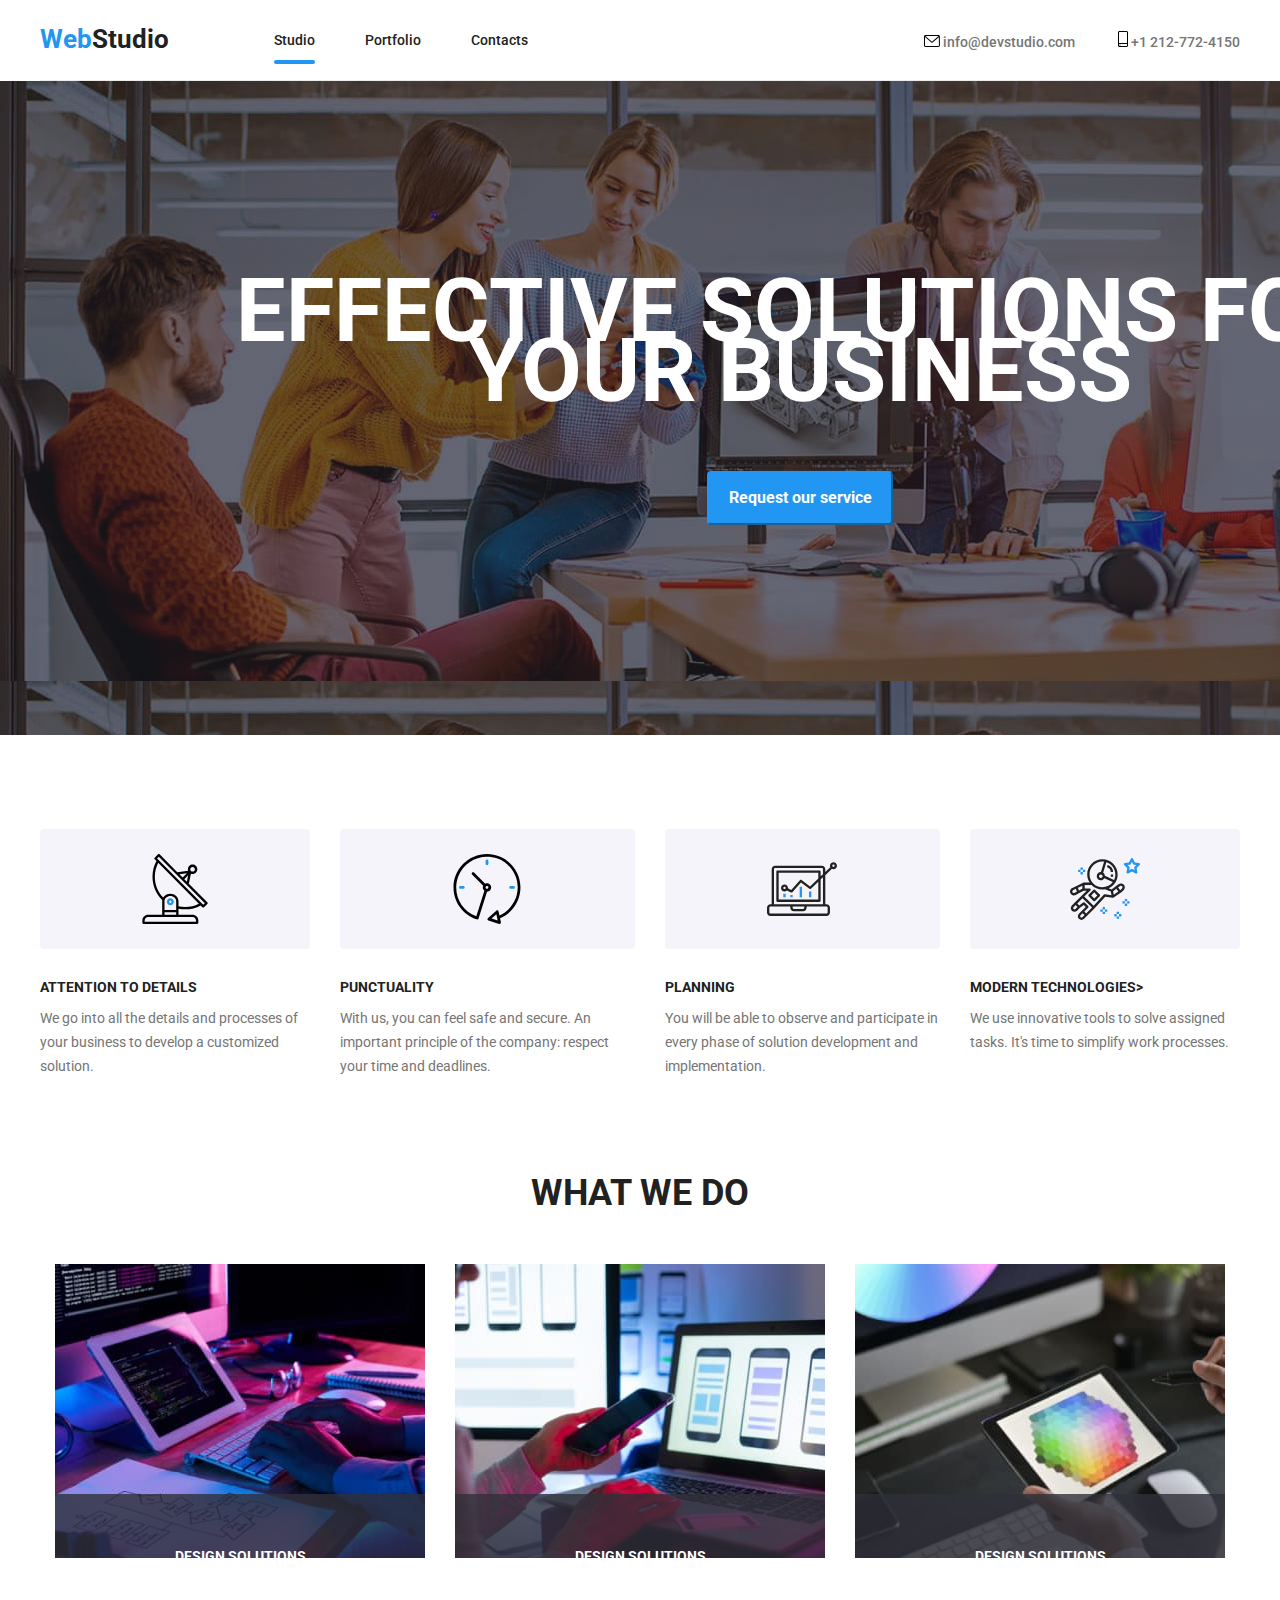
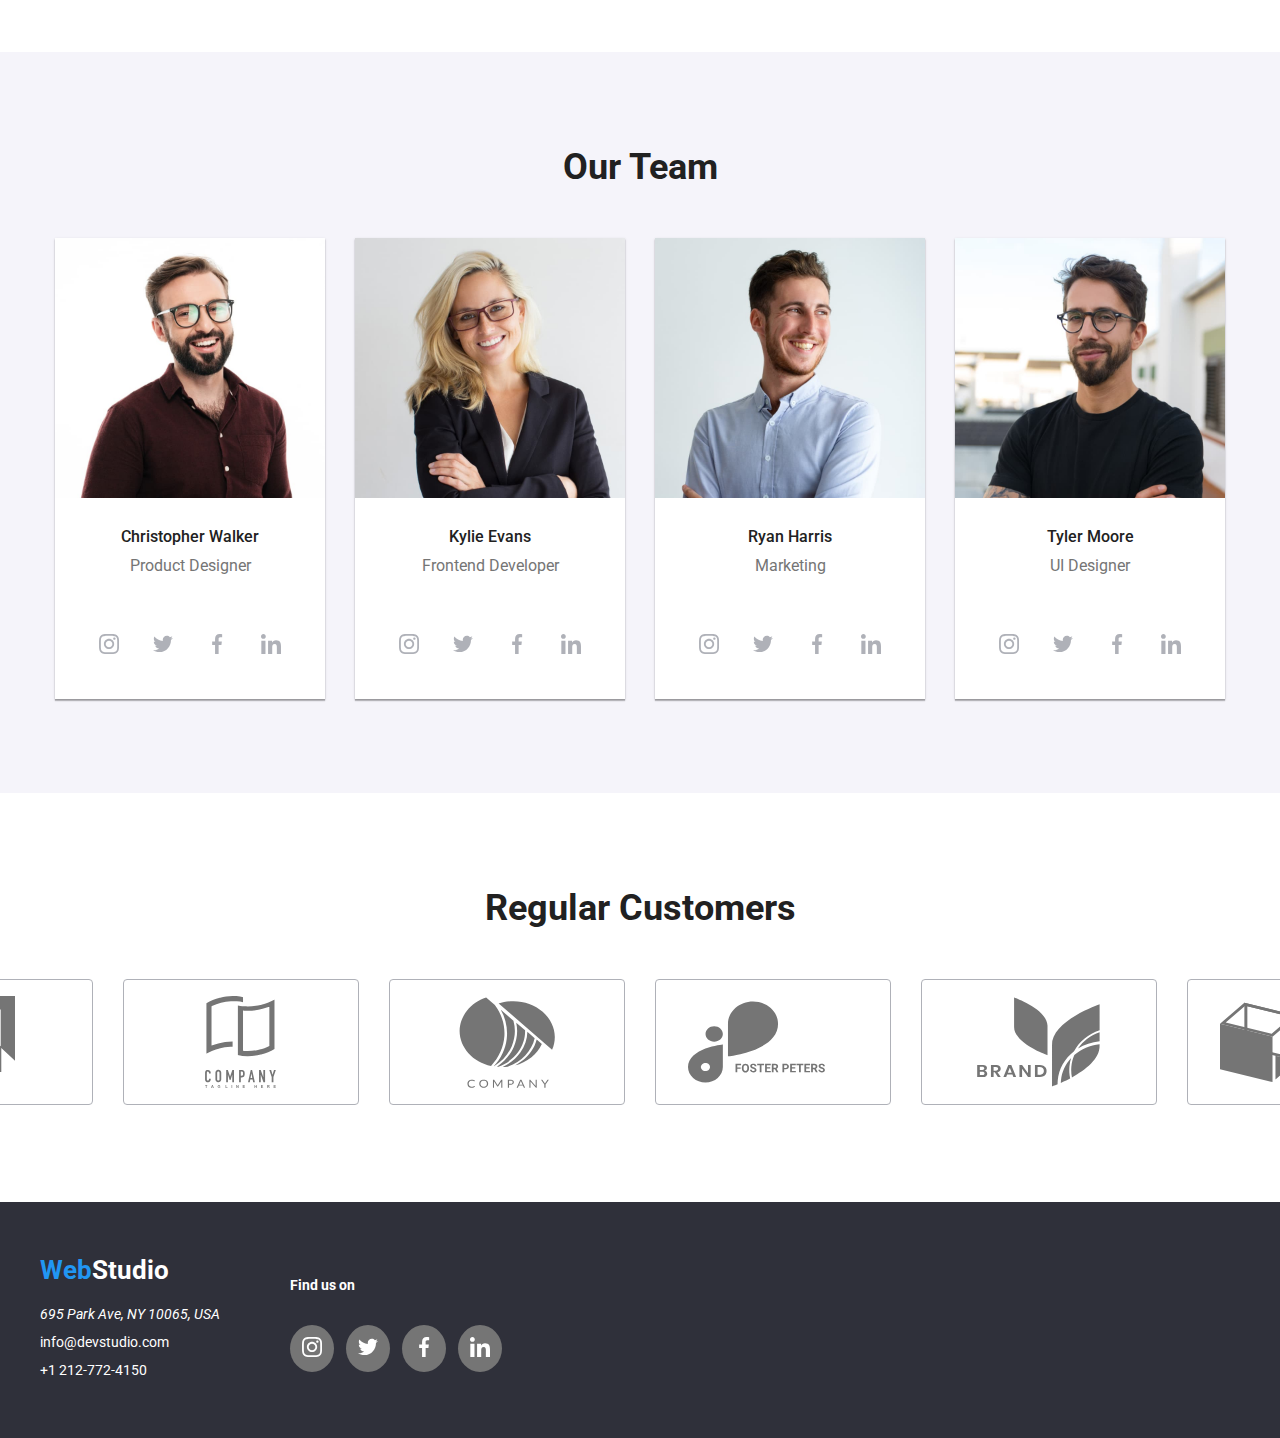
<file: index.html>
<!DOCTYPE html>
<html lang="en">
  <head>
    <meta charset="UTF-8" />
    <meta name="viewport" content="width=device-width, initial-scale=1.0" />
    <title>Studio</title>
    <link
      rel="stylesheet"
      href="https://cdnjs.cloudflare.com/ajax/libs/modern-normalize/2.0.0/modern-normalize.min.css"
      integrity="sha512-4xo8blKMVCiXpTaLzQSLSw3KFOVPWhm/TRtuPVc4WG6kUgjH6J03IBuG7JZPkcWMxJ5huwaBpOpnwYElP/m6wg=="
      crossorigin="anonymous"
      referrerpolicy="no-referrer"
    />
    <link rel="preconnect" href="https://fonts.googleapis.com" />
    <link rel="preconnect" href="https://fonts.gstatic.com" crossorigin />
    <link
      href="https://fonts.googleapis.com/css2?family=Raleway:ital,wght@0,700;1,700&family=Roboto:ital,wght@0,100;0,400;0,500;0,700;0,900;1,400;1,500;1,700;1,900&display=swap"
      rel="stylesheet"
    />
    <link rel="stylesheet" href="./css/style.css" />
  </head>
  <body>
    <!--header section-->
    <header class="header-section">
      <div class="container">
        <div>
          <a class="logo" href="#"
            ><p><span class="span">Web</span>Studio</p></a
          >
        </div>
        <nav class="header-section__nav">
          <ul class="header-section__nav-links">
            <li>
              <a href="index.html" class="active">Studio</a>
            </li>
            <li>
              <a href="portfolio.html">Portfolio</a>
            </li>
            <li><a href="#">Contacts</a></li>
          </ul>
        </nav>
        <div class="header-section__contacts">
          <a class="header-section__mail" href="mailto:info@devstudio.com">
            <svg class="header-section__icon-mail">
              <use href="./images/icons.svg/symbol-defs.svg#icon-envelope" />
            </svg>
            info@devstudio.com</a
          >
          <a class="header-section__tel" href="tel:++1212-772-4150">
            <svg class="header-section__icon-tel">
              <use href="./images/icons.svg/symbol-defs.svg#icon-smartphone" />
            </svg>
            +1 212-772-4150</a
          >
        </div>
      </div>
    </header>
    <!--portiunea principala a paginii web-->
    <main>
      <!--hero section-->
      <section class="hero-section">
        <div class="container">
          <h1 class="hero-section__title">
            EFFECTIVE SOLUTIONS FOR <br />YOUR BUSINESS
          </h1>
          <button data-modal-open class="hero-section__btn">
            Request our service
          </button>
        </div>
      </section>
      <!--about section-->
      <section class="about-section">
        <div class="container">
          <div class="about-section__description">
            <div class="about-section__icon-bg">
              <svg class="about-section__icon">
                <use href="./images/icons.svg/symbol-defs.svg#icon-antenna-1" />
              </svg>
            </div>
            <h5 class="about-section__title">ATTENTION TO DETAILS</h5>
            <p class="about-section__text">
              We go into all the details and processes of your business to
              develop a customized solution.
            </p>
          </div>
          <div class="about-section__description">
            <div class="about-section__icon-bg">
              <svg class="about-section__icon">
                <use href="./images/icons.svg/symbol-defs.svg#icon-clock-1" />
              </svg>
            </div>
            <h5 class="about-section__title">PUNCTUALITY</h5>
            <p class="about-section__text">
              With us, you can feel safe and secure. An important principle of
              the company: respect your time and deadlines.
            </p>
          </div>
          <div class="about-section__description">
            <div class="about-section__icon-bg">
              <svg class="about-section__icon">
                <use href="./images/icons.svg/symbol-defs.svg#icon-diagram-1" />
              </svg>
            </div>
            <h5 class="about-section__title">PLANNING</h5>
            <p class="about-section__text">
              You will be able to observe and participate in every phase of
              solution development and implementation.
            </p>
          </div>
          <div class="about-section__description">
            <div class="about-section__icon-bg">
              <svg class="about-section__icon">
                <use
                  href="./images/icons.svg/symbol-defs.svg#icon-astronaut-1"
                />
              </svg>
            </div>
            <h5 class="about-section__title">MODERN TECHNOLOGIES></h5>
            <p class="about-section__text">
              We use innovative tools to solve assigned tasks. It's time to
              simplify work processes.
            </p>
          </div>
        </div>
      </section>
      <!--what we do section-->
      <section class="we-do-section">
        <div class="container">
          <h2 class="we-do-section__title">What we do</h2>
          <!--div cu imagini-->
          <div class="we-do__cards">
            <div class="we-do__image">
              <div class="we-do__text">DESIGN SOLUTIONS</div>
              <img src="./images/poza-1.jpg" alt="poza-1" width="200" />
            </div>
            <div class="we-do__image">
              <div class="we-do__text">DESIGN SOLUTIONS</div>
              <img src="./images/poza-2.jpg" alt="poza-2" width="200" />
            </div>
            <div class="we-do__image">
              <div class="we-do__text">DESIGN SOLUTIONS</div>
              <img src="./images/poza-3.jpg" alt="poza-3" width="200" />
            </div>
          </div>
        </div>
      </section>
      <!--our team section-->
      <section class="our-team-section">
        <div class="container">
          <h2 class="our-team__title">Our Team</h2>
          <!--div cu carduri despre membrii echipei-->
          <div class="our-team__members">
            <!--card1-->
            <div class="our-team__card">
              <img
                class="our-team__img"
                src="./images/christopherwalker.jpg"
                alt="christopherwalker"
                width="200"
              />
              <p class="our-team__name">Christopher Walker</p>
              <p class="our-team__text">Product Designer</p>
              <ul class="our-team__social">
                <li>
                  <a href="">
                    <svg class="our-team__icons">
                      <use
                        href="./images/icons.svg/symbol-defs.svg#icon-instagram-2"
                      />
                    </svg>
                  </a>
                </li>
                <li>
                  <a href=""
                    ><svg class="our-team__icons">
                      <use
                        href="./images/icons.svg/symbol-defs.svg#icon-twitter-1"
                      />
                    </svg>
                  </a>
                </li>
                <li>
                  <a href="">
                    <svg class="our-team__icons">
                      <use
                        href="./images/icons.svg/symbol-defs.svg#icon-facebook-1"
                      />
                    </svg>
                  </a>
                </li>
                <li>
                  <a href="">
                    <svg class="our-team__icons">
                      <use
                        href="./images/icons.svg/symbol-defs.svg#icon-linkedin-1"
                      />
                    </svg>
                  </a>
                </li>
              </ul>
            </div>
            <!--card2-->
            <div class="our-team__card">
              <img
                class="our-team__img"
                src="./images/kyleevans.jpg"
                alt="kyleevans"
                width="200"
              />
              <p class="our-team__name">Kylie Evans</p>
              <p class="our-team__text">Frontend Developer</p>
              <ul class="our-team__social">
                <li>
                  <a href="">
                    <svg class="our-team__icons">
                      <use
                        href="./images/icons.svg/symbol-defs.svg#icon-instagram-2"
                      />
                    </svg>
                  </a>
                </li>
                <li>
                  <a href=""
                    ><svg class="our-team__icons">
                      <use
                        href="./images/icons.svg/symbol-defs.svg#icon-twitter-1"
                      />
                    </svg>
                  </a>
                </li>
                <li>
                  <a href="">
                    <svg class="our-team__icons">
                      <use
                        href="./images/icons.svg/symbol-defs.svg#icon-facebook-1"
                      />
                    </svg>
                  </a>
                </li>
                <li>
                  <a href="">
                    <svg class="our-team__icons">
                      <use
                        href="./images/icons.svg/symbol-defs.svg#icon-linkedin-1"
                      />
                    </svg>
                  </a>
                </li>
              </ul>
            </div>
            <!--card3-->
            <div class="our-team__card">
              <img
                class="our-team__img"
                src="./images/ryanheris.jpg"
                alt="ryanheris"
                width="200"
              />
              <p class="our-team__name">Ryan Harris</p>
              <p class="our-team__text">Marketing</p>
              <ul class="our-team__social">
                <li>
                  <a href="">
                    <svg class="our-team__icons">
                      <use
                        href="./images/icons.svg/symbol-defs.svg#icon-instagram-2"
                      />
                    </svg>
                  </a>
                </li>
                <li>
                  <a href=""
                    ><svg class="our-team__icons">
                      <use
                        href="./images/icons.svg/symbol-defs.svg#icon-twitter-1"
                      />
                    </svg>
                  </a>
                </li>
                <li>
                  <a href="">
                    <svg class="our-team__icons">
                      <use
                        href="./images/icons.svg/symbol-defs.svg#icon-facebook-1"
                      />
                    </svg>
                  </a>
                </li>
                <li>
                  <a href="">
                    <svg class="our-team__icons">
                      <use
                        href="./images/icons.svg/symbol-defs.svg#icon-linkedin-1"
                      />
                    </svg>
                  </a>
                </li>
              </ul>
            </div>
            <!--card4-->
            <div class="our-team__card">
              <img
                class="our-team__img"
                src="./images/tylermoore.jpg"
                alt="tylermoore"
                width="200"
              />
              <p class="our-team__name">Tyler Moore</p>
              <p class="our-team__text">UI Designer</p>
              <ul class="our-team__social">
                <li>
                  <a href="">
                    <svg class="our-team__icons">
                      <use
                        href="./images/icons.svg/symbol-defs.svg#icon-instagram-2"
                      />
                    </svg>
                  </a>
                </li>
                <li>
                  <a href=""
                    ><svg class="our-team__icons">
                      <use
                        href="./images/icons.svg/symbol-defs.svg#icon-twitter-1"
                      />
                    </svg>
                  </a>
                </li>
                <li>
                  <a href="">
                    <svg class="our-team__icons">
                      <use
                        href="./images/icons.svg/symbol-defs.svg#icon-facebook-1"
                      />
                    </svg>
                  </a>
                </li>
                <li>
                  <a href="">
                    <svg class="our-team__icons">
                      <use
                        href="./images/icons.svg/symbol-defs.svg#icon-linkedin-1"
                      />
                    </svg>
                  </a>
                </li>
              </ul>
            </div>
          </div>
        </div>
      </section>
    </main>
    <!--regular customer section-->
    <section class="regular">
      <h2 class="regular__title">Regular Customers</h2>
      <div class="regular__icons">
        <a href="">
          <svg class="regular__icon">
            <use href="./images/icons.svg/symbol-defs.svg#icon-group-2" />
          </svg>
        </a>
        <a href="">
          <svg class="regular__icon">
            <use href="./images/icons.svg/symbol-defs.svg#icon-group-1" />
          </svg>
        </a>
        <a href="">
          <svg class="regular__icon">
            <use href="./images/icons.svg/symbol-defs.svg#icon-group-5" />
          </svg>
        </a>
        <a href="">
          <svg class="regular__icon">
            <use href="./images/icons.svg/symbol-defs.svg#icon-group-4" />
          </svg>
        </a>
        <a href="">
          <svg class="regular__icon">
            <use href="./images/icons.svg/symbol-defs.svg#icon-group-6" />
          </svg>
        </a>
        <a href="">
          <svg class="regular__icon">
            <use href="./images/icons.svg/symbol-defs.svg#icon-group-7" />
          </svg>
        </a>
      </div>
    </section>
    <!--footer section-->
    <footer class="footer-section">
      <div class="container">
        <div class="footer-section__1">
          <a class="logo-footer" href="#">
            <p class="logo-footer"><span class="span-logo">Web</span>Studio</p>
          </a>
          <address class="footer-section__adress">
            695 Park Ave, NY 10065, USA
          </address>
          <ul class="footer-section__contacts">
            <li class="footer-section__contact">
              <a
                class="footer-section__contact"
                href="mailto:info@devstudio.com"
                >info@devstudio.com</a
              >
            </li>
            <li class="footer-section__contact">
              <a class="footer-section__contact" href="tel:++1212-772-4150"
                >+1 212-772-4150</a
              >
            </li>
          </ul>
        </div>
        <div class="footer-section__2">
          <h5 class="footer-section__subtitle">Find us on</h5>
          <ul class="footer-section__social">
            <li>
              <a href="">
                <svg class="footer-section__icons">
                  <use
                    href="./images/icons.svg/symbol-defs.svg#icon-instagram-2"
                  />
                </svg>
              </a>
            </li>
            <li>
              <a href=""
                ><svg class="footer-section__icons">
                  <use
                    href="./images/icons.svg/symbol-defs.svg#icon-twitter-1"
                  />
                </svg>
              </a>
            </li>
            <li>
              <a href="">
                <svg class="footer-section__icons">
                  <use
                    href="./images/icons.svg/symbol-defs.svg#icon-facebook-1"
                  />
                </svg>
              </a>
            </li>
            <li>
              <a href="">
                <svg class="footer-section__icons">
                  <use
                    href="./images/icons.svg/symbol-defs.svg#icon-linkedin-1"
                  />
                </svg>
              </a>
            </li>
          </ul>
        </div>
      </div>
    </footer>
    <div data-modal class="is-hidden">
      <div data-modal-content>
        <button data-modal-close type="button">x</button>
      </div>
    </div>
    <script src="./modal.js"></script>
  </body>
</html>
</file>
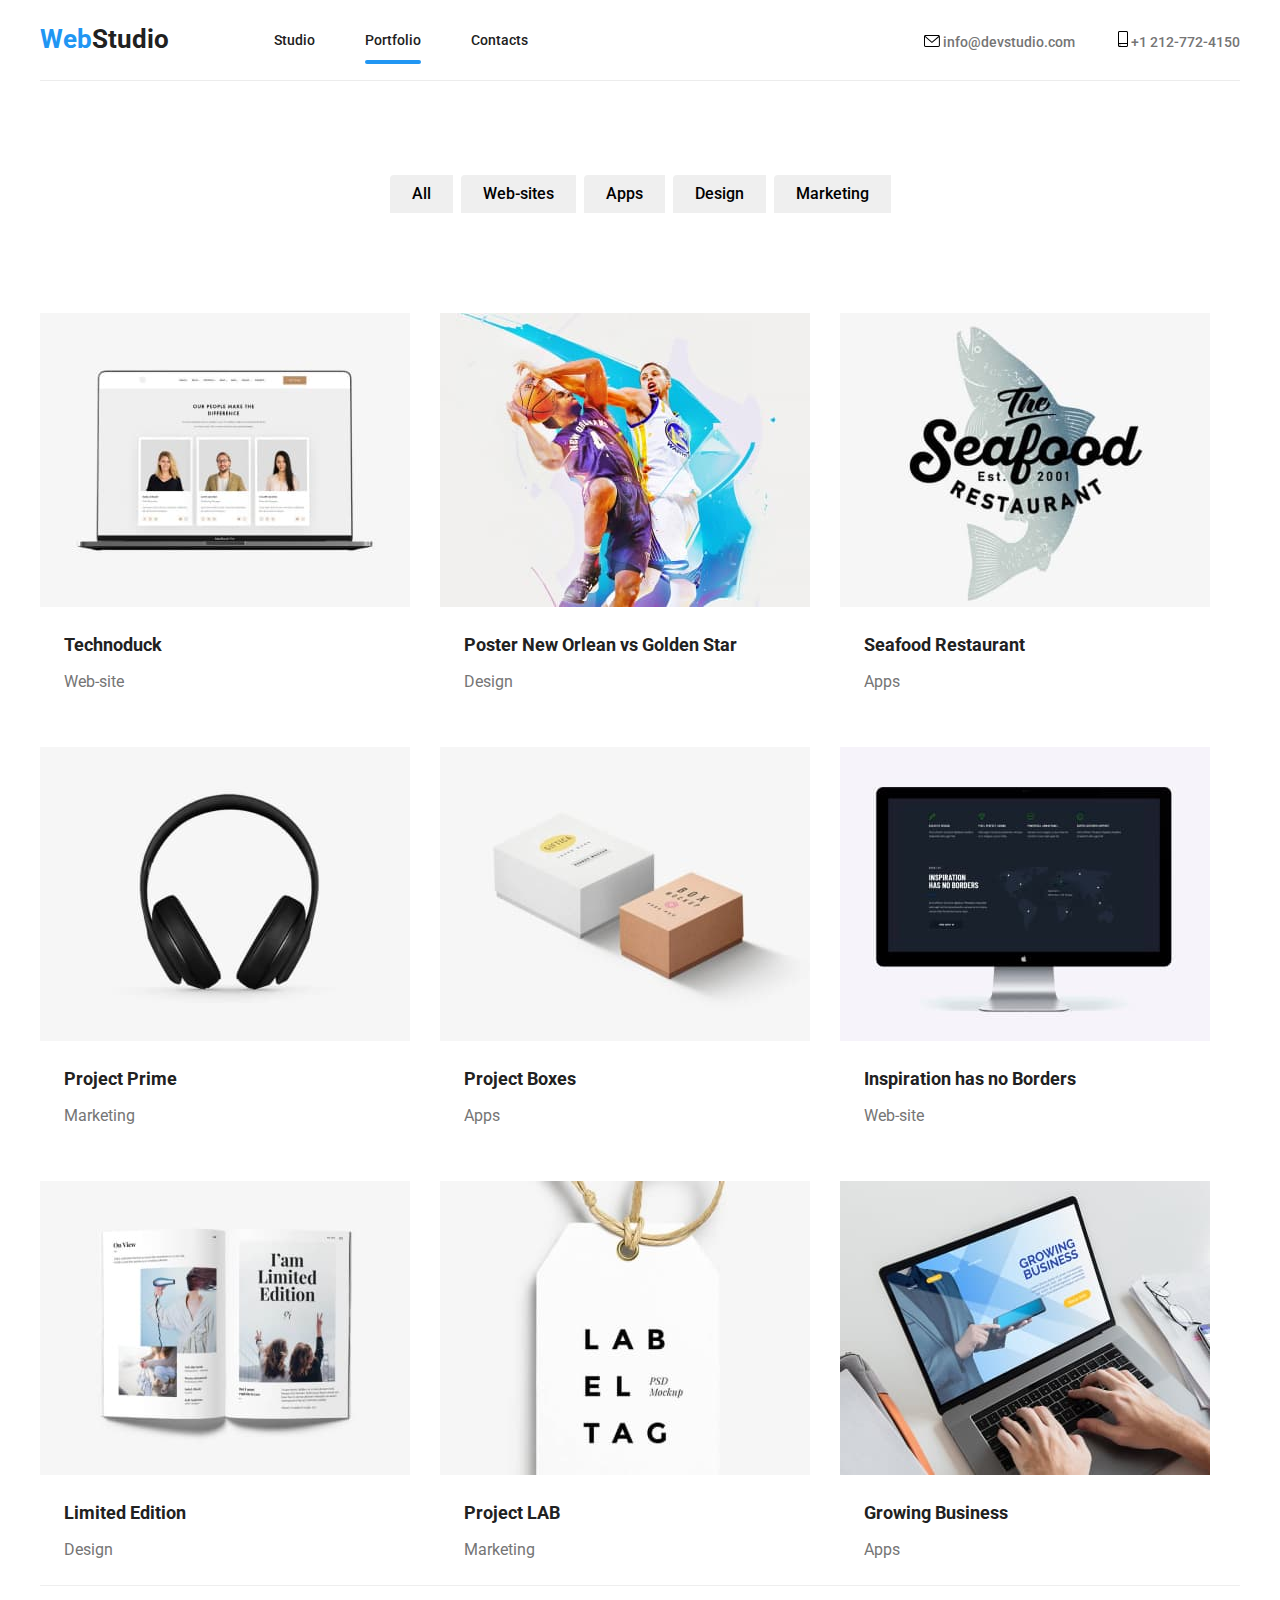
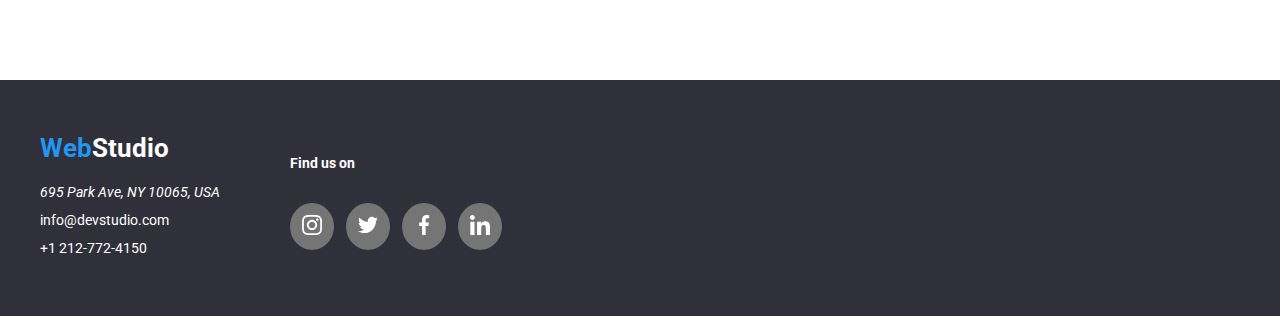
<file: portfolio.html>
<!DOCTYPE html>
<html lang="en">
  <head>
    <meta charset="UTF-8" />
    <meta name="viewport" content="width=device-width, initial-scale=1.0" />
    <title>Portfolio</title>
    <link
      rel="stylesheet"
      href="https://cdnjs.cloudflare.com/ajax/libs/modern-normalize/2.0.0/modern-normalize.min.css"
      integrity="sha512-4xo8blKMVCiXpTaLzQSLSw3KFOVPWhm/TRtuPVc4WG6kUgjH6J03IBuG7JZPkcWMxJ5huwaBpOpnwYElP/m6wg=="
      crossorigin="anonymous"
      referrerpolicy="no-referrer"
    />
    <link rel="preconnect" href="https://fonts.googleapis.com" />
    <link rel="preconnect" href="https://fonts.gstatic.com" crossorigin />
    <link
      href="https://fonts.googleapis.com/css2?family=Raleway:ital,wght@0,700;1,700&family=Roboto:ital,wght@0,100;0,400;0,500;0,700;0,900;1,400;1,500;1,700;1,900&display=swap"
      rel="stylesheet"
    />
    <link rel="stylesheet" href="./css/style.css" />
  </head>
  <body>
    <!--header section-->
    <header class="header-section">
      <div class="container">
        <div>
          <a class="logo" href="#"
            ><p><span class="span">Web</span>Studio</p></a
          >
        </div>
        <nav class="header-section__nav">
          <ul class="header-section__nav-links">
            <li>
              <a href="index.html">Studio</a>
            </li>
            <li>
              <a href="portfolio.html" class="active">Portfolio</a>
            </li>
            <li><a href="#">Contacts</a></li>
          </ul>
        </nav>
        <div class="header-section__contacts">
          <a class="header-section__mail" href="mailto:info@devstudio.com">
            <svg class="header-section__icon-mail">
              <use href="./images/icons.svg/symbol-defs.svg#icon-envelope" />
            </svg>
            info@devstudio.com</a
          >
          <a class="header-section__tel" href="tel:++1212-772-4150">
            <svg class="header-section__icon-tel">
              <use href="./images/icons.svg/symbol-defs.svg#icon-smartphone" />
            </svg>
            +1 212-772-4150</a
          >
        </div>
      </div>
    </header>
    <main>
      <!--cards section-->
      <section class="cards-section">
        <div class="container">
          <div class="cards-btn__list">
            <ul class="cards-btn__list">
              <li>
                <button class="cards-btn__item" type="button">All</button>
              </li>
              <li>
                <button class="cards-btn__item" type="button">Web-sites</button>
              </li>
              <li>
                <button class="cards-btn__item" type="button">Apps</button>
              </li>
              <li>
                <button class="cards-btn__item" type="button">Design</button>
              </li>
              <li>
                <button class="cards-btn__item" type="button">Marketing</button>
              </li>
            </ul>
          </div>
          <div class="cards__images">
            <!--div 1st card-->
            <div class="cards__card">
              <div class="cards__overlay">
                <div class="overlay">
                  Technoduck is a state-of-the-art coronavirus distribution
                  platform. Companies use this platform for digital espionage
                  and attacks on competitors' secure servers.
                </div>
                <img
                  src="./images/photo-1.jpg"
                  alt="photo descktop images"
                  width="370"
                />
              </div>

              <h4 class="cards__title">Technoduck</h4>
              <p class="cards__subtitle">Web-site</p>
            </div>
            <!--div 2nd card-->
            <div class="cards__card">
              <div class="cards__overlay">
                <div class="overlay">
                  Technoduck is a state-of-the-art coronavirus distribution
                  platform. Companies use this platform for digital espionage
                  and attacks on competitors' secure servers.
                </div>
                <img
                  src="./images/photo-2.jpg"
                  alt="basketball players photo "
                  width="370"
                />
              </div>
              <h4 class="cards__title">Poster New Orlean vs Golden Star</h4>
              <p class="cards__subtitle">Design</p>
            </div>
            <!--div 3rd card-->
            <div class="cards__card">
              <div class="cards__overlay">
                <div class="overlay">
                  Technoduck is a state-of-the-art coronavirus distribution
                  platform. Companies use this platform for digital espionage
                  and attacks on competitors' secure servers.
                </div>
                <img
                  src="./images/photo-3.jpg"
                  alt=" food logo photo"
                  width="370"
                />
              </div>
              <h4 class="cards__title">Seafood Restaurant</h4>
              <p class="cards__subtitle">Apps</p>
            </div>
            <!--div 4th card-->
            <div class="cards__card">
              <div class="cards__overlay">
                <div class="overlay">
                  Technoduck is a state-of-the-art coronavirus distribution
                  platform. Companies use this platform for digital espionage
                  and attacks on competitors' secure servers.
                </div>

                <img
                  src="./images/photo-4.jpg"
                  alt="headset photo"
                  width="370"
                />
              </div>
              <h4 class="cards__title">Project Prime</h4>
              <p class="cards__subtitle">Marketing</p>
            </div>
            <!-- div 5th card-->
            <div class="cards__card">
              <div class="cards__overlay">
                <div class="overlay">
                  Technoduck is a state-of-the-art coronavirus distribution
                  platform. Companies use this platform for digital espionage
                  and attacks on competitors' secure servers.
                </div>
                <img src="./images/photo-5.jpg" alt="2boxes" width="370" />
              </div>
              <h4 class="cards__title">Project Boxes</h4>
              <p class="cards__subtitle">Apps</p>
            </div>
            <!--div 6th card-->
            <div class="cards__card">
              <div class="cards__overlay">
                <div class="overlay">
                  Technoduck is a state-of-the-art coronavirus distribution
                  platform. Companies use this platform for digital espionage
                  and attacks on competitors' secure servers.
                </div>
                <img src="./images/photo-6.jpg" alt="monitor" width="370" />
              </div>
              <h4 class="cards__title">Inspiration has no Borders</h4>
              <p class="cards__subtitle">Web-site</p>
            </div>
            <!--div 7th card-->
            <div class="cards__card">
              <div class="cards__overlay">
                <div class="overlay">
                  Technoduck is a state-of-the-art coronavirus distribution
                  platform. Companies use this platform for digital espionage
                  and attacks on competitors' secure servers.
                </div>
                <img src="./images/photo-7.jpg" alt="book pages" width="370" />
              </div>
              <h4 class="cards__title">Limited Edition</h4>
              <p class="cards__subtitle">Design</p>
            </div>
            <!--div 8th card-->
            <div class="cards__card">
              <div class="cards__overlay">
                <div class="overlay">
                  Technoduck is a state-of-the-art coronavirus distribution
                  platform. Companies use this platform for digital espionage
                  and attacks on competitors' secure servers.
                </div>

                <img
                  src="./images/photo-8.jpg"
                  alt="description lab el tag"
                  width="370"
                />
              </div>
              <h4 class="cards__title">Project LAB</h4>
              <p class="cards__subtitle">Marketing</p>
            </div>
            <!--div 9th card-->
            <div class="cards__card">
              <div class="cards__overlay">
                <div class="overlay">
                  Technoduck is a state-of-the-art coronavirus distribution
                  platform. Companies use this platform for digital espionage
                  and attacks on competitors' secure servers.
                </div>
                <img
                  src="./images/photo-9.jpg"
                  alt="work on the laptop"
                  width="370"
                />
              </div>
              <h4 class="cards__title">Growing Business</h4>
              <p class="cards__subtitle">Apps</p>
            </div>
          </div>
        </div>
      </section>
    </main>
    <!--footer section-->
    <footer class="footer-section">
      <div class="container">
        <div class="footer-section__1">
          <a class="logo-footer" href="#"
            ><p class="logo-footer">
              <span class="span-logo">Web</span>Studio
            </p></a
          >

          <address class="footer-section__adress">
            695 Park Ave, NY 10065, USA
          </address>
          <ul class="footer-section__contacts">
            <li class="footer-section__contact">
              <a
                class="footer-section__contact"
                href="mailto:info@devstudio.com"
                >info@devstudio.com</a
              >
            </li>
            <li class="footer-section__contact">
              <a class="footer-section__contact" href="tel:++1212-772-4150"
                >+1 212-772-4150</a
              >
            </li>
          </ul>
        </div>
        <div class="footer-section__2">
          <h5 class="footer-section__subtitle">Find us on</h5>
          <ul class="footer-section__social">
            <li>
              <a href="">
                <svg class="footer-section__icons">
                  <use
                    href="./images/icons.svg/symbol-defs.svg#icon-instagram-2"
                  />
                </svg>
              </a>
            </li>
            <li>
              <a href=""
                ><svg class="footer-section__icons">
                  <use
                    href="./images/icons.svg/symbol-defs.svg#icon-twitter-1"
                  />
                </svg>
              </a>
            </li>
            <li>
              <a href="">
                <svg class="footer-section__icons">
                  <use
                    href="./images/icons.svg/symbol-defs.svg#icon-facebook-1"
                  />
                </svg>
              </a>
            </li>
            <li>
              <a href="">
                <svg class="footer-section__icons">
                  <use
                    href="./images/icons.svg/symbol-defs.svg#icon-linkedin-1"
                  />
                </svg>
              </a>
            </li>
          </ul>
        </div>
      </div>
    </footer>
  </body>
</html>
</file>
<file: css/style.css>
:root {
  --blue: #2196f3;
  --black: #212121;
  --white: #ffffff;
  --grey: #757575;
  --primary-background: #2f303a;
  --primary-font: 'Roboto', sans-serif;
  --secondary-font: 'Raleway', sans-serif;
  --cursor: pointer;
  --font-style: normal;
  --font-weight: 400;
}
* {
  margin: 0;
  padding: 0;
}

html {
  box-sizing: border-box;
}

img {
  display: block;
  max-width: 100%;
  height: auto;
}

ul {
  list-style: none;
}

a {
  text-decoration: none;
  color: inherit;
}

/* stilizare pentru body*/
body {
  font-family: var(--primary-font);
  font-size: 14px;
  color: var(--black);
}

/*stilizare pentru header section*/
.header-section {
  font-weight: 500;
  font-size: 14px;
  line-height: 16.41px;
  color: var(--primary-background);
  width: 100%;
}
.header-section .container {
  display: flex;
  justify-content: space-between;
  align-items: center;
  border-bottom: 1px solid #ececec;
}
.logo {
  font-weight: 700;
  font-size: 26px;
  line-height: 30.52px;
  color: var(--black);
  text-decoration: none;
  display: flex;
  margin-top: 24px;
  margin-bottom: 25px;
  margin-right: 93px;
}
.header-section span {
  color: var(--blue);
}

.header-section__nav ul {
  display: flex;
  gap: 50px;
  margin-top: 32px;
  margin-bottom: 32px;
  text-decoration: none;
}

.header-section__nav a {
  font-size: 14px;
  font-weight: 500;
  color: var(--black);
  line-height: 16.41px;
  text-decoration: none;
  position: relative;
}

.header-section__nav .active::after,
.header-section__nav .active::after {
  content: '';
  width: 100%;
  height: 4px;
  background-color: var(--blue);
  border-radius: 2px;
  position: absolute;
  top: 28px;
  left: 0;
  transition-duration: 250ms;
  transition-timing-function: cubic-bezier(0.4, 0, 0.2, 1);
}

.header-section__nav-links a:hover,
.header-section__nav-links a:focus {
  color: var(--blue);
  transition-duration: 250ms;
  transition-timing-function: cubic-bezier(0.4, 0, 0.2, 1);
}
.header-section__mail {
  color: var(--grey);
  padding-left: 385px;
  padding-right: 40px;
}

.header-section__icon-mail {
  width: 16px;
  height: 12px;
}
.header-section__icon-tel {
  width: 10px;
  height: 16px;
}
.header-section__contacts a:hover,
.header-section__contacts a:focus {
  fill: var(--blue);
  color: var(--blue);
  transition-duration: 250ms;
  transition-timing-function: cubic-bezier(0.4, 0, 0.2, 1);
}
.header-section__tel {
  color: var(--grey);
}
/* .underline:hover::after {
  content: '';
  width: 20px;
  height: 2px;
  background-color: var(--blue);
  width: 58px;
  height: 4px;
  border-radius: 2px;
  position: absolute;

  transition-duration: 250ms;
  transition-timing-function: cubic-bezier(0.4, 0, 0.2, 1);
  transform: ;
} */

/*stilizare pentru hero section*/
.hero-section .container {
  font-weight: 900;
  font-size: 44px;
  line-height: 60px;
  color: var(--white);
  background-color: var(--primary-background);
  flex-direction: column;
  align-items: center;
  display: flex;
  text-align: center;
  width: 1600px;
  background-image: linear-gradient(
      0deg,
      rgba(47, 48, 58, 0.4),
      rgba(47, 48, 58, 0.4)
    ),
    url(../images/bg-hero.jpg);
}
.hero-section__title {
  padding-top: 200px;
  padding-bottom: 30px;
}
.hero-section__btn {
  font-size: 16px;
  font-weight: 700;
  font-family: var(--primary-font);
  line-height: 30px;
  color: var(--white);
  background-color: var(--blue);
  padding: 10px 19px 10px 20px;
  border-radius: 4px;
  border-color: var(--blue);
  margin-top: 40px;
  margin-bottom: 210px;
  cursor: pointer;
}
/*stilizare pentru about section*/
.about-section .container {
  padding-top: 94px;
  padding-bottom: 94px;
  display: flex;
  gap: 30px;
}
.about-section__icon-bg {
  background-color: #f5f4fa;
  display: flex;
  justify-content: center;
  padding: 25px 100px;
  border-radius: 4px;
}
.about-section__icon {
  width: 70px;
  height: 70px;
  background-color: #f5f4fa;
}

.about-section__title {
  font-weight: 700;
  font-size: 14px;
  line-height: 16.41px;
  color: var(--black);
  padding-bottom: 10px;
  padding-top: 30px;
}
.about-section__text {
  font-size: 14px;
  font-weight: 400;
  line-height: 24px;
  color: var(--grey);
}

/*stilizare pentru what we do section*/
.we-do-section .container {
  padding-bottom: 94px;
  display: flex;
  flex-direction: column;
  align-items: center;
}

.we-do-section__title {
  font-weight: 700;
  font-size: 36px;
  line-height: 42.19px;
  text-transform: uppercase;
  padding-bottom: 50px;
}
.we-do__cards {
  display: flex;
  gap: 30px;
}
.we-do__image img {
  width: 370px;
  height: 294px;
}

.we-do__image {
  position: relative;
  overflow: hidden;
}
.we-do__text {
  position: absolute;
  top: 230px;
  left: 0;
  width: 370px;
  height: 70px;
  font-family: var(--primary-font);
  color: var(--white);
  font-weight: 700;
  line-height: 16px;
  font-size: 14px;
  display: flex;
  justify-content: center;
  text-align: center;
  align-items: center;
  background-color: rgba(47, 48, 58, 0.8);
  padding-top: 27px;
  padding-bottom: 27px;
}
/*stilizare pentru our team section*/
.our-team-section .container {
  display: flex;
  padding-bottom: 94px;
  flex-direction: column;
  background-color: #f5f4fa;
  width: 100%;
}
.our-team__title {
  font-size: 36px;
  font-weight: 700;
  line-height: 42px;
  text-align: center;
  padding-top: 94px;
  padding-bottom: 50px;
}
.our-team__members {
  display: flex;
  gap: 30px;
  justify-content: center;
}
.our-team__card {
  background-color: var(--white);
  box-shadow: 0px 2px 1px 0px #00000033, 0px 1px 1px 0px #00000024,
    0px 1px 3px 0px #0000001f;
}
.our-team__img {
  width: 270px;
  height: 260px;
}
.our-team__name {
  font-weight: 500;
  font-size: 16px;
  line-height: 18.75px;
  text-align: center;
  color: var(--black);
  padding-top: 30px;
  padding-bottom: 10px;
}
.our-team__text {
  font-size: 16px;
  line-height: 18.75px;
  text-align: center;
  color: var(--grey);
  padding-bottom: 30px;
}
.our-team__social {
  display: flex;
  justify-content: center;
  gap: 10px;
  margin-top: 16px;
  margin-bottom: 30px;
}

.our-team__social li {
  background-color: var(--white);
  padding: 12px;
  border-radius: 100%;
}
.our-team__icons {
  width: 20px;
  height: 20px;
  fill: #afb1b8;
}

.our-team__social :hover,
.our-team__social :focus {
  fill: var(--white);
  background-color: var(--blue);
  transition-duration: 250ms;
  transition-timing-function: cubic-bezier(0.4, 0, 0.2, 1);
}

/*stilizare pentru cards section*/
.cards-section .container {
  padding-top: 94px;
  padding-bottom: 94px;
  display: flex;
  flex-direction: column;
}
.cards-btn__list {
  list-style: none;
  cursor: pointer;
  display: flex;
  justify-content: center;
  text-align: center;
  padding-bottom: 50px;
  gap: 8px;
}
.cards-btn__item {
  font-family: inherit;
  font-size: 16px;
  line-height: 26px;
  font-weight: 500;
  border: none;
  border-radius: 4px 0px 0px 0px;
  padding: 6px 22px 6px 22px;
  cursor: pointer;
}

.cards-btn__item:hover,
.cards-btn__item:focus {
  background-color: var(--blue);
  color: var(--white);
  box-shadow: 0px 2px 2px 0px #0000001f, 0px 1px 2px 0px #00000014,
    0px 3px 1px 0px #0000001a;
  transition-duration: 250ms;
  transition-timing-function: cubic-bezier(0.4, 0, 0.2, 1);
}

.cards__images {
  display: flex;
  flex-wrap: wrap;
  gap: 30px;
  border-bottom: 1px solid #eeeeee;
}
.cards__overlay:hover {
  background-color: var(--white);
  box-shadow: 1px 4px 6px 0px #00000029, 0px 4px 4px 0px #0000000f,
    0px 1px 1px 0px #0000001f;
  transition-duration: 250ms;
  transition-timing-function: cubic-bezier(0.4, 0, 0.2, 1);
  background-color: var(--blue);
}

.cards__title {
  font-weight: 700;
  font-size: 18px;
  line-height: 36px;
  color: var(--black);
  padding-top: 20px;
  padding-bottom: 4px;
  padding-left: 24px;
}

.cards__subtitle {
  font-size: 16px;
  line-height: 30px;
  color: var(--grey);
  padding-bottom: 20px;
  padding-left: 24px;
}
.overlay {
  position: absolute;
  top: 0;
  left: 0;
  width: 100%;
  height: 100%;
  background-color: var(--blue);
  transition-duration: 250ms;
  transform: translateY(100%);
  display: flex;
  justify-content: center;
  align-items: center;
  transition-timing-function: cubic-bezier(0.4, 0, 0.2, 1);
  color: var(--white);
  font-family: var(--primary-font);
  font-size: 18px;
  font-weight: 400;
  line-height: 28px;
  padding: 63px 24px 91px 24px;
}
.cards__overlay {
  position: relative;
  overflow: hidden;
}
.cards__overlay:hover .overlay {
  transform: translateY(0);
}
/*stilizare pentru regular-section*/
.regular__title {
  font-family: var(--primary-font);
  font-size: 36px;
  font-weight: 700;
  line-height: 42px;
  color: var(--black);
  display: flex;
  padding-top: 94px;
  padding-bottom: 50px;
  justify-content: center;
}
.regular__icons {
  display: flex;
  justify-content: center;
  gap: 30px;
  margin-bottom: 94px;
}
.regular__icon {
  border-radius: 4px;
  border: 1px solid #afb1b8;
  background-color: var(--white);
  padding-top: 16px;
  padding-right: 32px;
  padding-bottom: 16px;
  padding-left: 32px;
  fill: var(--grey);
  width: 170px;
  height: 92px;
}
.regular__icons :hover,
.regular__icons :focus {
  fill: var(--blue);
  border-color: var(--blue);
  transition-duration: 250ms;
  transition-timing-function: cubic-bezier(0.4, 0, 0.2, 1);
}
/*stilizare pentru footer section*/
.footer-section {
  font-size: 14px;
  line-height: 16px;
  background-color: var(--primary-background);
  color: var(--white);
}

.footer-section .container {
  list-style: none;
  display: flex;
  padding-bottom: 60px;
}
.logo-footer {
  text-decoration: none;
  font-size: 26px;
  font-weight: 700;
  color: var(--white);
  padding-top: 60px;
  padding-bottom: 28px;
}
.span-logo {
  color: var(--blue);
}
.footer-section__contact {
  font-size: 14px;
  font-family: inherit;
  line-height: 16px;
  color: var(--white);
  text-decoration: none;
  padding-top: 12px;
}

.footer-section__contact:hover,
.footer-section__contact:focus {
  color: var(--blue);
  text-decoration: underline;
  transition-duration: 250ms;
  transition-timing-function: cubic-bezier(0.4, 0, 0.2, 1);
}
.footer-section__subtitle {
  display: flex;
  padding-top: 75px;

  font-family: var(--primary-font);
  font-size: 14px;
  font-weight: 700;
  line-height: 16px;
}
.footer-section__social {
  display: flex;
  gap: 12px;
  padding-top: 32px;
}

.footer-section__social li {
  padding: 12px;
  background-color: var(--grey);
  border-radius: 100%;
}
.footer-section__2 {
  display: flex;
  flex-direction: column;
  padding-left: 70px;
}
.footer-section__icons {
  width: 20px;
  height: 20px;
  fill: var(--white);
}

.footer-section__social li:hover,
.footer-section__social li:focus {
  background-color: var(--blue);
  transition-duration: 250ms;
  transition-timing-function: cubic-bezier(0.4, 0, 0.2, 1);
}
.container {
  width: 1200px;
  display: flex;
  margin-right: auto;
  margin-left: auto;
}

/*stilizare pentru modal*/
.is-hidden {
  opacity: 0;
  visibility: hidden;
  pointer-events: none;
}

[data-modal] {
  height: 100%;
  width: 100%;
  position: fixed;
  top: 0;
  left: 0;
  background-color: rgba(0, 0, 0, 0.2);
}

.is-hidden [data-modal-content] {
  transform: translate(-50%, -50%) scale(1.5);
}

[data-modal-content] {
  width: 528px;
  height: 581px;
  background-color: var(--white);
  position: absolute;
  top: 50%;
  left: 50%;
  transform: translate(-50%, -50%) scale(1);
  transition-duration: 1s;

  border-radius: 4px;
  box-shadow: 0px 2px 1px 0px rgba(0, 0, 0, 0.2),
    0px 1px 1px 0px rgba(0, 0, 0, 0.14), 0px 1px 3px 0px rgba(0, 0, 0, 0.12);
}

[data-modal-close] {
  position: absolute;
  color: #000000;
  top: 8px;
  right: 8px;
  background-color: #ffffff;
  display: flex;
  align-items: center;
  justify-content: center;
  width: 30px;
  height: 30px;
  padding: 9px 9px 10px 10px;
  border-radius: 100%;
  border: 1px solid #0000001a;
}
</file>
